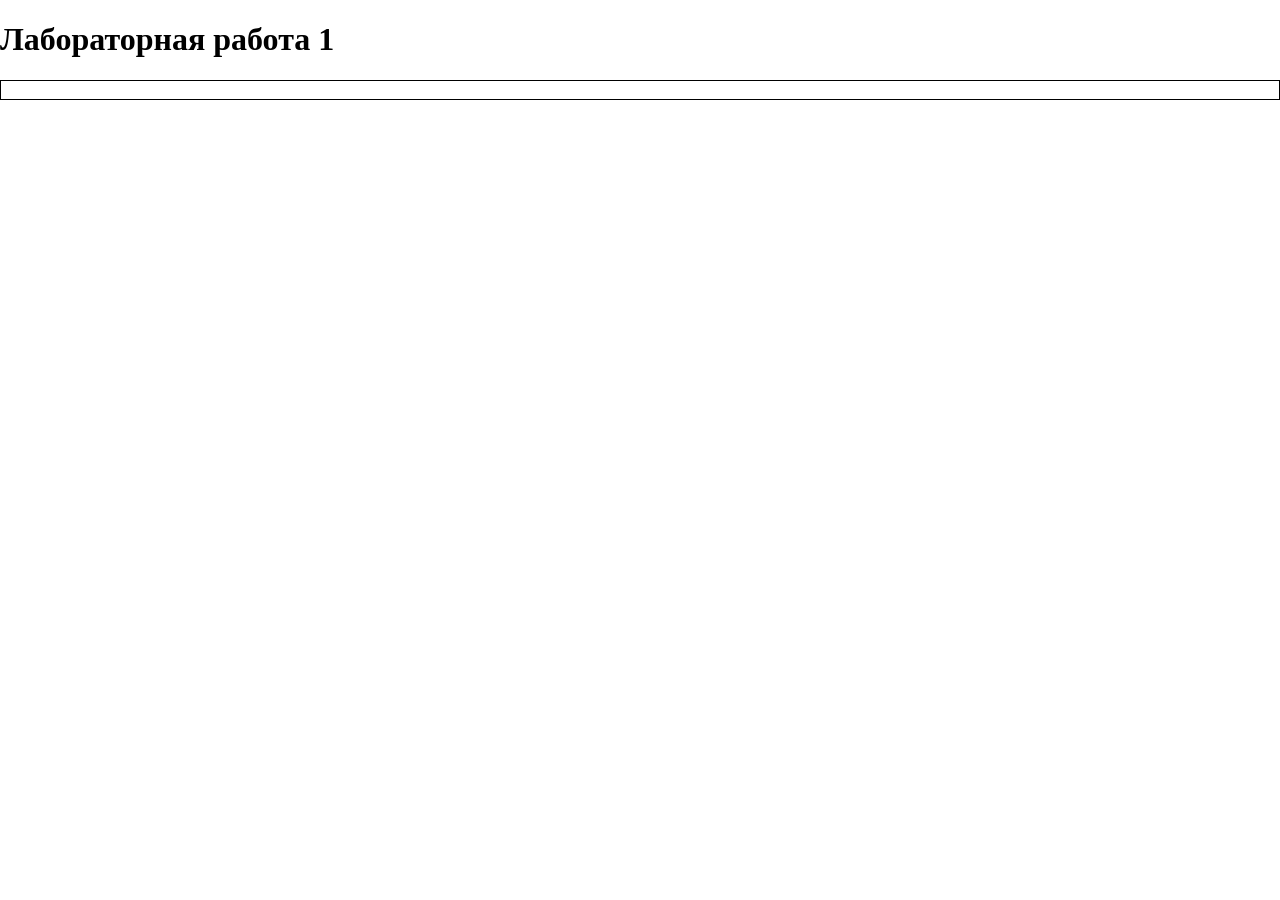
<file: erofeevsky.ilya/lab1/index.html>
<!doctype html>
<html lang="ru">
  <head>
    <meta charset="UTF-8" />
    <meta name="viewport" content="width=device-width, initial-scale=1.0" />
    <title>Лабораторная работа 1</title>
    <link rel="stylesheet" href="styles.css" />
  </head>
  <body>
    <main>
      <h1>Лабораторная работа 1</h1>
      <div class="form-text" contenteditable="true"></div>
    </main>
  </body>
</html>
</file>
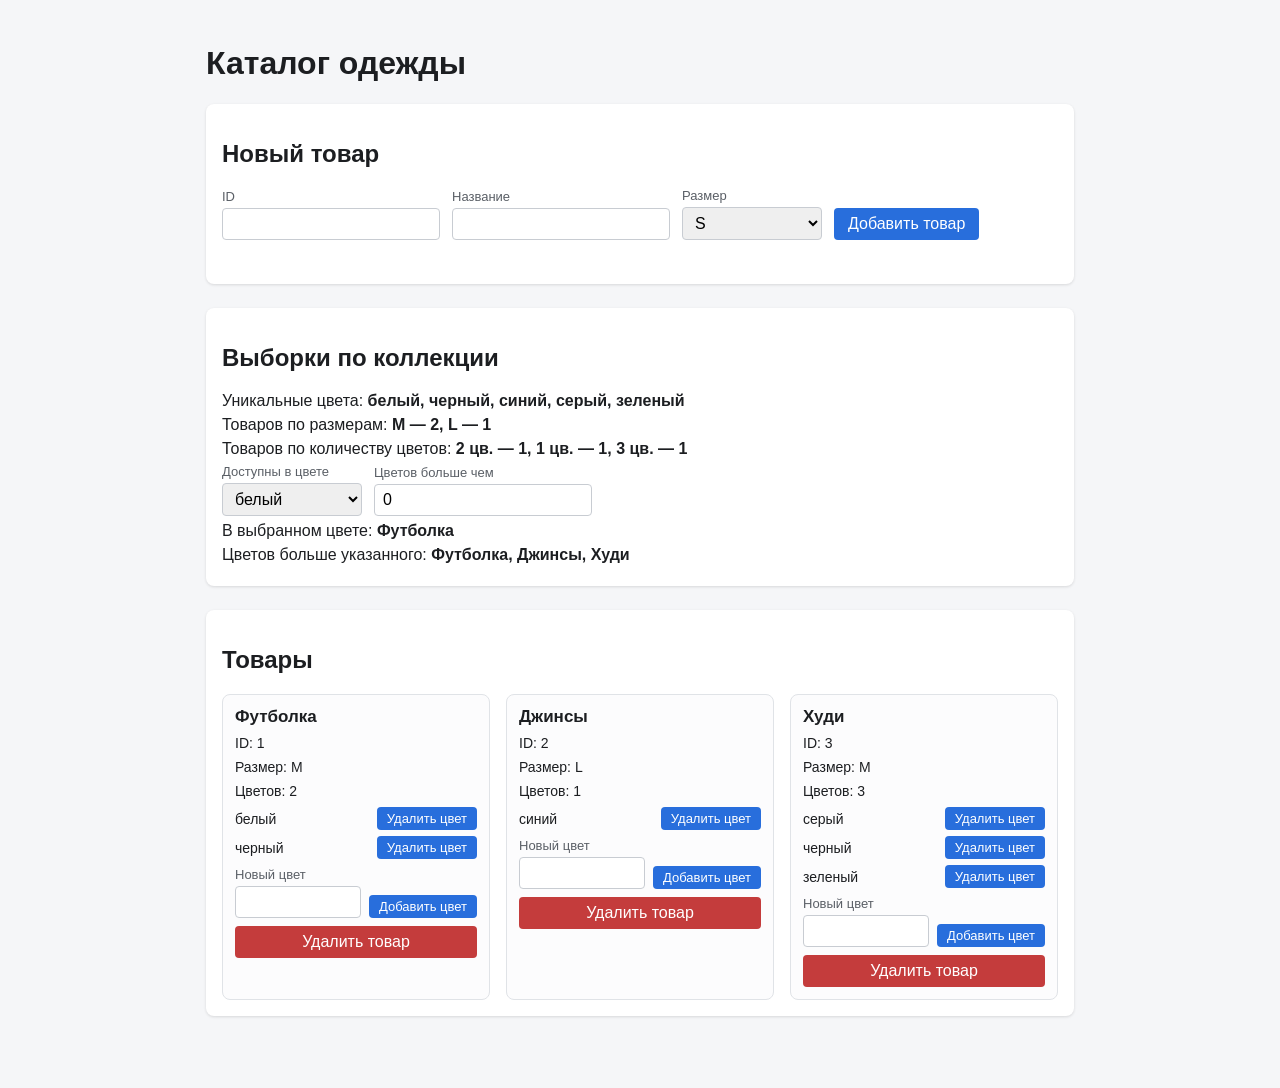
<file: narumov.diyar/lab4/index.html>
<!doctype html>
<html lang="ru">
  <head>
    <meta charset="UTF-8" />
    <meta name="viewport" content="width=device-width, initial-scale=1.0" />
    <title>Лабораторная работа 4</title>
    <link rel="stylesheet" href="styles.css" />
  </head>
  <body>
    <main class="page">
      <h1>Каталог одежды</h1>

      <section class="panel">
        <h2>Новый товар</h2>
        <form class="item-form" data-testid="entity-form">
          <label class="field">
            <span class="field-label">ID</span>
            <input class="field-control" type="number" name="id" required />
          </label>
          <label class="field">
            <span class="field-label">Название</span>
            <input class="field-control" type="text" name="name" required />
          </label>
          <label class="field">
            <span class="field-label">Размер</span>
            <select class="field-control" name="size">
              <option value="S">S</option>
              <option value="M">M</option>
              <option value="L">L</option>
              <option value="XL">XL</option>
            </select>
          </label>
          <button class="button" type="submit">Добавить товар</button>
        </form>
        <p class="status" data-status role="status"></p>
      </section>

      <section class="panel">
        <h2>Выборки по коллекции</h2>
        <p class="summary-line">
          Уникальные цвета:
          <span class="summary-value" data-unique-colors></span>
        </p>
        <p class="summary-line">
          Товаров по размерам: <span class="summary-value" data-by-size></span>
        </p>
        <p class="summary-line">
          Товаров по количеству цветов:
          <span class="summary-value" data-by-color-count></span>
        </p>

        <div class="filters">
          <label class="field">
            <span class="field-label">Доступны в цвете</span>
            <select class="field-control" data-color-filter></select>
          </label>
          <label class="field">
            <span class="field-label">Цветов больше чем</span>
            <input
              class="field-control"
              type="number"
              min="0"
              value="0"
              data-count-filter
            />
          </label>
        </div>

        <p class="summary-line">
          В выбранном цвете:
          <span class="summary-value" data-items-by-color></span>
        </p>
        <p class="summary-line">
          Цветов больше указанного:
          <span class="summary-value" data-items-above></span>
        </p>
      </section>

      <section class="panel">
        <h2>Товары</h2>
        <div class="item-list" data-testid="entity-list"></div>
      </section>
    </main>
    <script type="module" src="main.js"></script>
  </body>
</html>
</file>
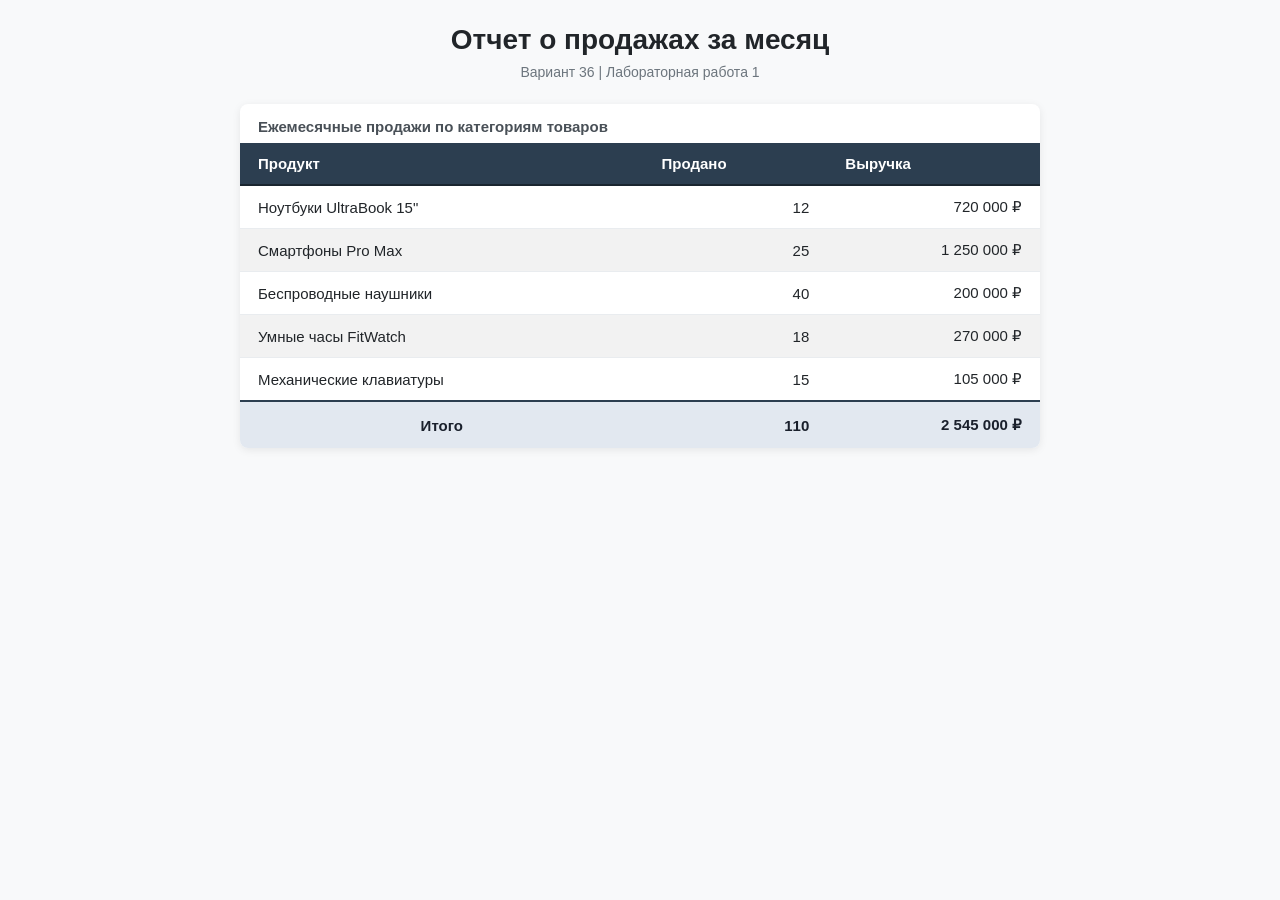
<file: spiridonov.mikhail/lab1/index.html>
<!doctype html>
<html lang="ru">
  <head>
    <meta charset="UTF-8" />
    <meta name="viewport" content="width=device-width, initial-scale=1.0" />
    <title>Лабораторная работа 1 — Таблица продаж (Вариант 36)</title>
    <link rel="stylesheet" href="styles.css" />
  </head>
  <body>
    <main class="container">
      <h1 class="title">Отчет о продажах за месяц</h1>
      <p class="subtitle">Вариант 36 | Лабораторная работа 1</p>

      <div class="table-wrapper">
        <table class="sales-table">
          <caption>
            Ежемесячные продажи по категориям товаров
          </caption>
          <thead>
            <tr>
              <th scope="col">Продукт</th>
              <th scope="col" class="col-number">Продано</th>
              <th scope="col" class="col-number">Выручка</th>
            </tr>
          </thead>
          <tbody>
            <tr>
              <td>Ноутбуки UltraBook 15"</td>
              <td class="col-number">12</td>
              <td class="col-number">720 000 ₽</td>
            </tr>
            <tr>
              <td>Смартфоны Pro Max</td>
              <td class="col-number">25</td>
              <td class="col-number">1 250 000 ₽</td>
            </tr>
            <tr>
              <td>Беспроводные наушники</td>
              <td class="col-number">40</td>
              <td class="col-number">200 000 ₽</td>
            </tr>
            <tr>
              <td>Умные часы FitWatch</td>
              <td class="col-number">18</td>
              <td class="col-number">270 000 ₽</td>
            </tr>
            <tr>
              <td>Механические клавиатуры</td>
              <td class="col-number">15</td>
              <td class="col-number">105 000 ₽</td>
            </tr>
          </tbody>
          <tfoot>
            <tr>
              <th scope="row">Итого</th>
              <td class="col-number">110</td>
              <td class="col-number">2 545 000 ₽</td>
            </tr>
          </tfoot>
        </table>
      </div>
    </main>
  </body>
</html>
</file>
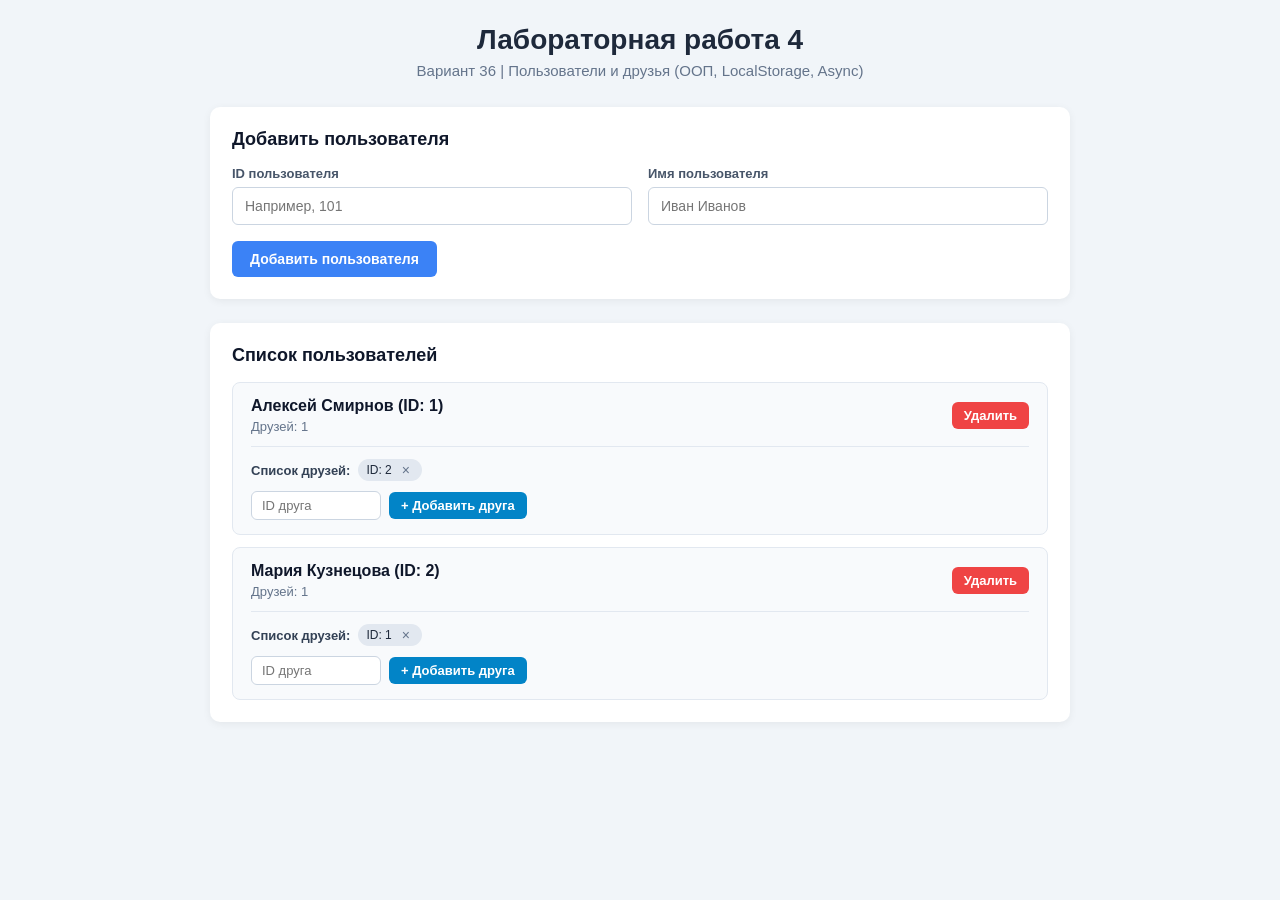
<file: spiridonov.mikhail/lab4/index.html>
<!doctype html>
<html lang="ru">
  <head>
    <meta charset="UTF-8" />
    <meta name="viewport" content="width=device-width, initial-scale=1.0" />
    <title>Лабораторная работа 4 — Пользователи и друзья (Вариант 36)</title>
    <link rel="stylesheet" href="styles.css" />
  </head>
  <body>
    <main class="container">
      <header class="header">
        <h1 class="title">Лабораторная работа 4</h1>
        <p class="subtitle">
          Вариант 36 | Пользователи и друзья (ООП, LocalStorage, Async)
        </p>
      </header>

      <section class="form-section">
        <h2 class="section-title">Добавить пользователя</h2>
        <form class="user-form" data-testid="entity-form">
          <div class="form-row">
            <div class="form-group">
              <label class="form-label" for="user-id-input"
                >ID пользователя</label
              >
              <input
                id="user-id-input"
                class="form-input"
                name="id"
                type="number"
                placeholder="Например, 101"
                required
              />
            </div>
            <div class="form-group">
              <label class="form-label" for="user-name-input"
                >Имя пользователя</label
              >
              <input
                id="user-name-input"
                class="form-input"
                name="name"
                type="text"
                placeholder="Иван Иванов"
                required
              />
            </div>
          </div>
          <button type="submit" class="btn btn-primary">
            Добавить пользователя
          </button>
        </form>
      </section>

      <section class="list-section">
        <h2 class="section-title">Список пользователей</h2>
        <div class="cards-list" data-testid="entity-list"></div>
      </section>
    </main>

    <script type="module" src="main.js"></script>
  </body>
</html>
</file>
<file: erofeevsky.ilya/lab1/styles.css>
* {
  box-sizing: border-box;
}

body {
  margin: 0;
}

.form-text {
  font-family: Arial, sans-serif;
  font-size: 16px;
  max-width: 100%;
  max-height: 100px;
  border: 1px solid black;
  overflow: hidden;
  display: -webkit-box;
  -webkit-box-orient: vertical;
  -webkit-line-clamp: 3;
  line-clamp: 3;
}
</file>
<file: narumov.diyar/lab4/styles.css>
* {
  box-sizing: border-box;
}

body {
  margin: 0;
  background-color: rgb(245 246 248);
  color: rgb(28 30 33);
  font-family: Arial, sans-serif;
}

.page {
  max-width: 900px;
  margin: 0 auto;
  padding: 24px 16px 48px;
}

.panel {
  margin-bottom: 24px;
  padding: 16px;
  border-radius: 8px;
  background-color: rgb(255 255 255);
  box-shadow: 0 1px 3px rgb(0 0 0 / 0.12);
}

.item-form,
.filters {
  display: flex;
  flex-wrap: wrap;
  align-items: flex-end;
  gap: 12px;
}

.field {
  display: flex;
  flex-direction: column;
  gap: 4px;
  min-width: 140px;
}

.field-label {
  font-size: 13px;
  color: rgb(90 95 102);
}

.field-control {
  padding: 6px 8px;
  border: 1px solid rgb(200 204 210);
  border-radius: 4px;
  font: inherit;
}

.field-control:focus {
  border-color: rgb(40 110 220);
  outline: 2px solid rgb(40 110 220 / 0.3);
}

.button {
  padding: 7px 14px;
  border: none;
  border-radius: 4px;
  background-color: rgb(40 110 220);
  color: rgb(255 255 255);
  font: inherit;
  white-space: nowrap;
  cursor: pointer;
}

.button:hover {
  background-color: rgb(28 88 185);
}

.button-small {
  padding: 4px 10px;
  font-size: 13px;
}

.button-danger {
  background-color: rgb(196 60 60);
}

.button-danger:hover {
  background-color: rgb(165 44 44);
}

.summary-line {
  margin: 6px 0;
}

.summary-value {
  font-weight: bold;
}

.item-list {
  display: grid;
  grid-template-columns: repeat(auto-fill, minmax(260px, 1fr));
  gap: 16px;
}

.card {
  display: flex;
  flex-direction: column;
  gap: 8px;
  padding: 12px;
  border: 1px solid rgb(224 227 231);
  border-radius: 8px;
  background-color: rgb(252 252 253);
}

.card-title {
  margin: 0;
  font-size: 17px;
}

.card-row {
  margin: 0;
  font-size: 14px;
}

.color-list {
  display: flex;
  flex-direction: column;
  gap: 6px;
  margin: 0;
  padding: 0;
  list-style: none;
}

.color-item {
  display: flex;
  align-items: center;
  justify-content: space-between;
  gap: 8px;
  font-size: 14px;
}

.color-form {
  display: flex;
  align-items: flex-end;
  gap: 8px;
}

.color-form .field {
  min-width: 0;
  flex: 1 1 auto;
}

.status {
  margin: 12px 0 0;
  min-height: 1.2em;
  font-size: 14px;
  color: rgb(21 120 61);
}

.status-error {
  color: rgb(178 41 41);
}

.button:disabled {
  opacity: 0.6;
  cursor: not-allowed;
}

.empty {
  margin: 0;
  color: rgb(90 95 102);
}

.field-control:disabled {
  background-color: rgb(240 241 243);
  color: rgb(140 145 152);
  cursor: not-allowed;
}
</file>
<file: spiridonov.mikhail/lab1/styles.css>
* {
  box-sizing: border-box;
}

body {
  margin: 0;
  padding: 24px;
  font-family: Arial, sans-serif;
  background-color: #f8f9fa;
  color: #212529;
}

.container {
  max-width: 800px;
  margin: 0 auto;
}

.title {
  margin: 0 0 8px;
  font-size: 28px;
  text-align: center;
}

.subtitle {
  margin: 0 0 24px;
  color: #6c757d;
  text-align: center;
  font-size: 14px;
}

.table-wrapper {
  overflow-x: auto;
  background-color: #fff;
  border-radius: 8px;
  box-shadow: 0 2px 8px rgb(0 0 0 / 0.08);
}

.sales-table {
  width: 100%;
  border-collapse: collapse;
  font-size: 15px;
}

.sales-table caption {
  padding: 14px 18px 8px;
  text-align: left;
  font-weight: bold;
  color: #495057;
  font-size: 15px;
}

.sales-table thead th {
  background-color: #2c3e50;
  color: #fff;
  padding: 12px 18px;
  text-align: left;
  border-bottom: 2px solid #1a252f;
  font-weight: 600;
}

.sales-table tbody td {
  padding: 12px 18px;
  border-bottom: 1px solid #e9ecef;
}

.sales-table tfoot tr {
  background-color: #e2e8f0;
  font-weight: bold;
  border-top: 2px solid #2c3e50;
}

.sales-table tfoot th,
.sales-table tfoot td {
  padding: 14px 18px;
  color: #1a202c;
}

.sales-table tbody tr:nth-child(even) {
  background-color: #f2f2f2;
}

.sales-table tbody tr:nth-child(odd) {
  background-color: #fff;
}

.sales-table tbody tr:hover {
  background-color: #d3d3d3;
}

.col-number {
  text-align: right;
}
</file>
<file: spiridonov.mikhail/lab4/styles.css>
* {
  box-sizing: border-box;
}

body {
  margin: 0;
  padding: 24px;
  font-family: Arial, sans-serif;
  background-color: #f1f5f9;
  color: #1e293b;
}

.container {
  max-width: 860px;
  margin: 0 auto;
}

.header {
  text-align: center;
  margin-bottom: 28px;
}

.title {
  margin: 0 0 6px;
  font-size: 28px;
}

.subtitle {
  margin: 0;
  color: #64748b;
  font-size: 15px;
}

.form-section,
.list-section {
  background-color: #fff;
  padding: 22px;
  border-radius: 10px;
  box-shadow: 0 2px 8px rgb(0 0 0 / 0.06);
  margin-bottom: 24px;
}

.section-title {
  margin: 0 0 16px;
  font-size: 18px;
  color: #0f172a;
}

.form-row {
  display: flex;
  gap: 16px;
  margin-bottom: 16px;
}

.form-group {
  flex: 1;
}

.form-label {
  display: block;
  font-size: 13px;
  font-weight: 600;
  margin-bottom: 6px;
  color: #475569;
}

.form-input {
  width: 100%;
  padding: 10px 12px;
  border: 1px solid #cbd5e1;
  border-radius: 6px;
  font-size: 14px;
  font-family: inherit;
}

.form-input:focus {
  outline: none;
  border-color: #3b82f6;
}

.btn {
  padding: 10px 18px;
  border: none;
  border-radius: 6px;
  font-size: 14px;
  font-weight: 600;
  cursor: pointer;
}

.btn-primary {
  background-color: #3b82f6;
  color: #fff;
}

.btn-secondary {
  background-color: #0284c7;
  color: #fff;
}

.btn-danger {
  background-color: #ef4444;
  color: #fff;
  padding: 6px 12px;
  font-size: 13px;
}

.cards-list {
  display: flex;
  flex-direction: column;
  gap: 12px;
}

.user-card {
  display: flex;
  flex-direction: column;
  gap: 12px;
  padding: 14px 18px;
  border: 1px solid #e2e8f0;
  border-radius: 8px;
  background-color: #f8fafc;
}

.user-card-top {
  display: flex;
  justify-content: space-between;
  align-items: center;
}

.user-info {
  display: flex;
  flex-direction: column;
  gap: 4px;
}

.user-name {
  font-weight: bold;
  font-size: 16px;
  color: #0f172a;
}

.user-meta {
  font-size: 13px;
  color: #64748b;
}

.friends-block {
  border-top: 1px solid #e2e8f0;
  padding-top: 12px;
  display: flex;
  flex-direction: column;
  gap: 10px;
}

.friends-header {
  display: flex;
  align-items: center;
  flex-wrap: wrap;
  gap: 8px;
  font-size: 13px;
  font-weight: 600;
  color: #334155;
}

.friends-chips {
  display: flex;
  flex-wrap: wrap;
  gap: 6px;
  align-items: center;
}

.friend-chip {
  display: inline-flex;
  align-items: center;
  gap: 6px;
  background-color: #e2e8f0;
  color: #1e293b;
  padding: 3px 8px;
  border-radius: 9999px;
  font-size: 12px;
  font-weight: 500;
}

.btn-remove-friend {
  background: none;
  border: none;
  color: #64748b;
  cursor: pointer;
  padding: 0;
  font-size: 14px;
  line-height: 1;
  display: inline-flex;
  align-items: center;
  justify-content: center;
  border-radius: 50%;
  width: 16px;
  height: 16px;
}

.btn-remove-friend:hover {
  background-color: #cbd5e1;
  color: #ef4444;
}

.add-friend-form {
  display: flex;
  gap: 8px;
  align-items: center;
}

.form-input-sm {
  width: 130px;
  padding: 6px 10px;
  font-size: 13px;
}

.btn-sm {
  padding: 6px 12px;
  font-size: 13px;
}

.no-friends-text {
  font-size: 12px;
  color: #94a3b8;
  font-style: italic;
  font-weight: normal;
}

.empty-message {
  margin: 0;
  font-style: italic;
  color: #94a3b8;
}
</file>
